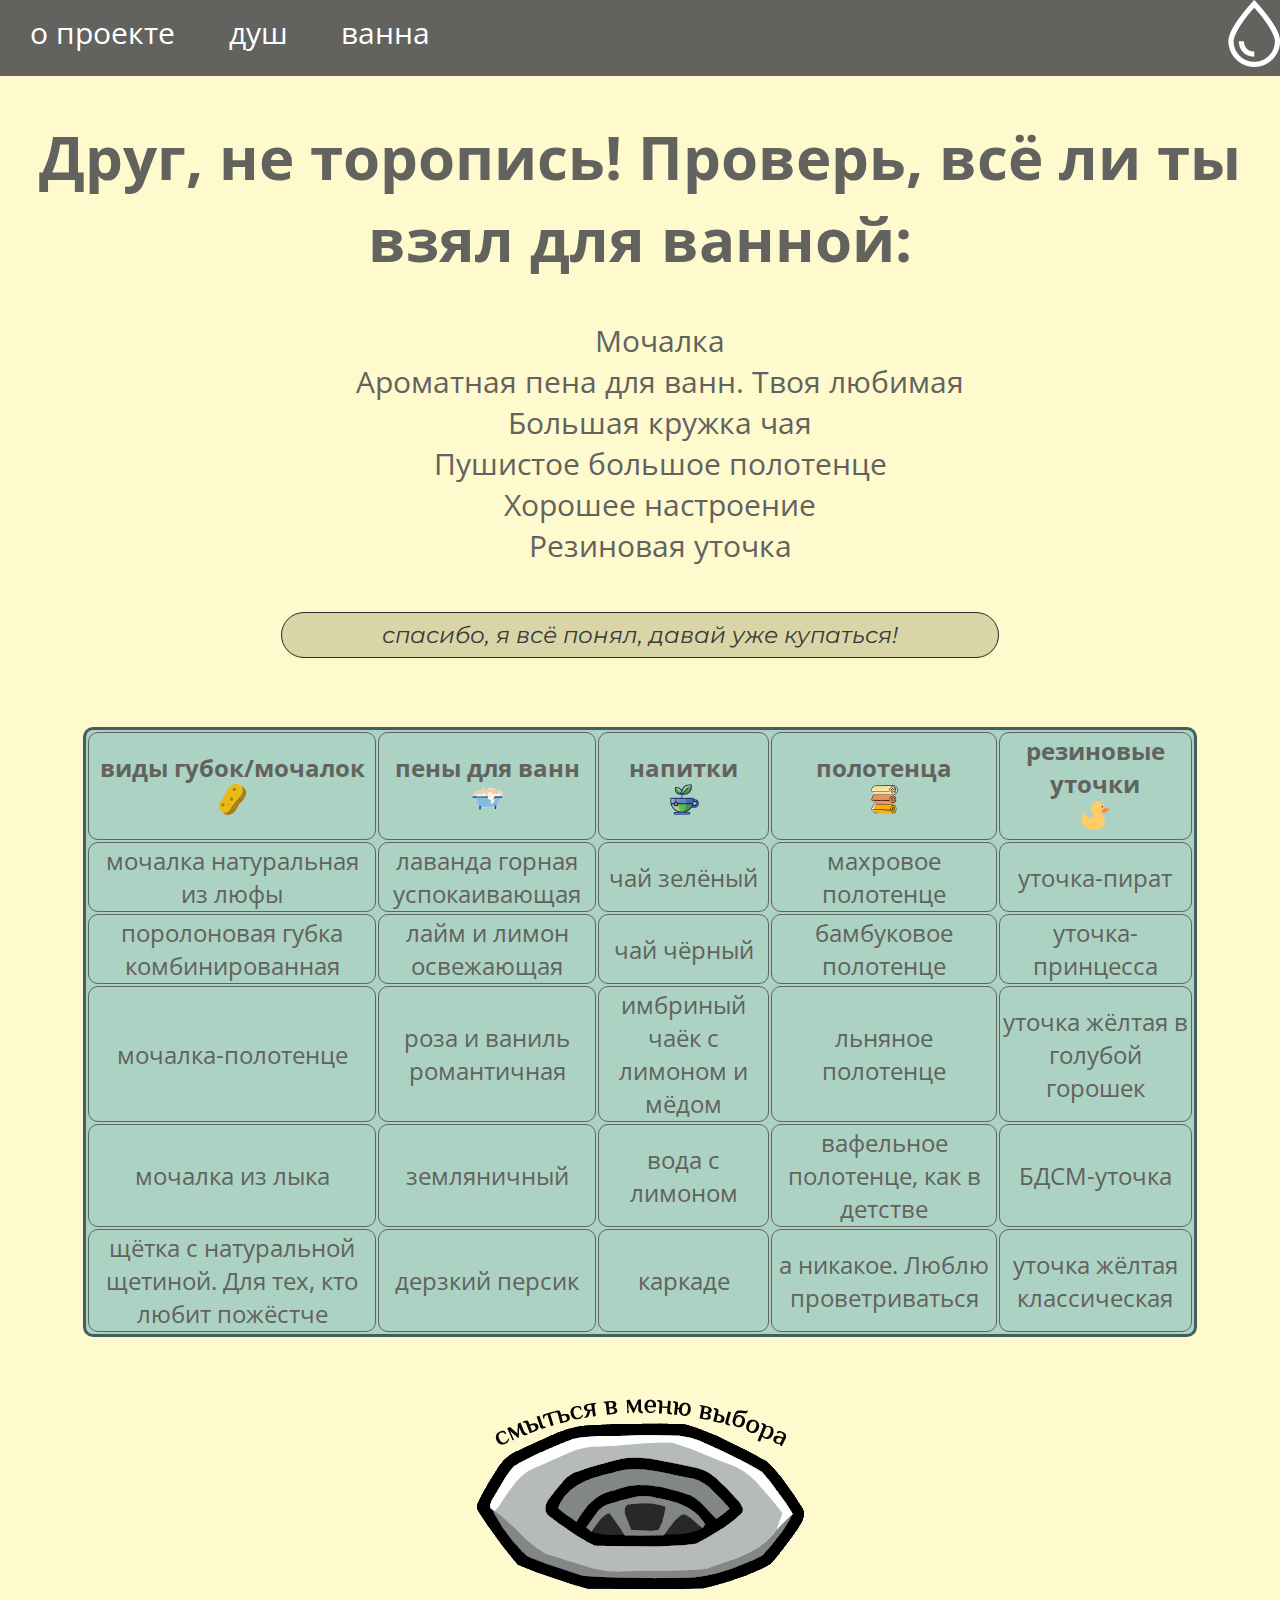
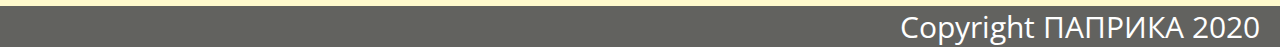
<file: bath.html>
<!DOCTYPE html>
<html lang="ru-RU">
<head>
    <title>don't dash. go bath.</title>
    <meta charset="utf-8">
    <link rel="apple-touch-icon" sizes="180x180" href="/fav_icon/apple-touch-icon.png">
    <link rel="icon" type="image/png" sizes="32x32" href="/fav_icon/favicon-32x32.png">
    <link rel="icon" type="image/png" sizes="16x16" href="/fav_icon/favicon-16x16.png">
    <link rel="manifest" href="/fav_icon/site.webmanifest">
    <link href="https://fonts.googleapis.com/css2?family=Open+Sans+Condensed:wght@300&display=swap" rel="stylesheet">
    <link href="https://fonts.googleapis.com/css2?family=Montserrat:ital@1&display=swap" rel="stylesheet">
    <link rel="stylesheet" type="text/css" href="/style.css">
</head>

<body>

<header>
    <nav>
        <a href="/bath.html">ванна</a>
        <a href="/shower.html">душ</a>
        <a href="">о проекте</a>
    </nav>
    <a href="/index2.html"><img alt="капля" src="/images/drop.png"></a>

</header>
<div class="main-content">
    <h1>Друг, не торопись! Проверь, всё ли ты взял для ванной:</h1>

    <ul class="shower-bath">
        <li>Мочалка</li>
        <li>Ароматная пена для ванн. Твоя любимая</li>
        <li>Большая кружка чая</li>
        <li>Пушистое большое полотенце</li>
        <li>Хорошее настроение</li>
        <li>Резиновая уточка</li>
        <!-- здесь можно еще написать про вибратор, но это только после того, как впилю вопрос есть ли вам 18 при входе на сам сайт -->
    </ul>

    <div class="mybutton-wrapper go-clean">
        <a class="mybutton" href="/shower2.html">спасибо, я всё понял, давай уже купаться!</a>
    </div>
    <!-- тег td и th отличается тем, что у th шрифт жЫрный и по центру строки в таблицце, а td - худой хиляк и косится к левому краю таблицы -->
    <table class="vaporarium">
        <thead>
        <tr class="table_top">
            <th>
                <div>виды губок/мочалок</div>
                <img alt="губка" src="/images/sponge.png"></th>
            <th>
                <div>пены для ванн</div>
                <img alt="ванна" src="/images/bathtube.png"></th>
            <!-- сделать этой картинке в фотошопе прозрачный фон -->
            <th>
                <div>напитки</div>
                <img alt="чашка чая" src="/images/cup.png"></th>
            <th>
                <div>полотенца</div>
                <img alt="полотенце" src="/images/towel.png"></th>
            <!-- сделать этой картинке в фотошопе прозрачный фон(именно здесь подкорректировать, так ка кон почти весь прозрачный) -->
            <th>
                <div>резиновые уточки</div>
                <img alt="уточка" src="/images/duck-icon.png"></th>
        </tr>

        </thead>
        <tbody>
        <tr>
            <td>мочалка натуральная из люфы</td>
            <td>лаванда горная успокаивающая</td>
            <td>чай зелёный</td>
            <td>махровое полотенце</td>
            <td>уточка-пират</td>
        </tr>
        <tr>
            <td>поролоновая губка комбинированная</td>
            <td>лайм и лимон освежающая</td>
            <td>чай чёрный</td>
            <td>бамбуковое полотенце</td>
            <td>уточка-принцесса</td>
        </tr>
        <tr>
            <td>мочалка-полотенце</td>
            <td>роза и ваниль романтичная</td>
            <td>имбриный чаёк с лимоном и мёдом</td>
            <td>льняное полотенце</td>
            <td>уточка жёлтая в голубой горошек</td>
        </tr>
        <tr>
            <td>мочалка из лыка</td>
            <td>земляничный</td>
            <td>вода с лимоном</td>
            <td>вафельное полотенце, как в детстве</td>
            <td>БДСМ-уточка</td>
        </tr>
        <tr>
            <td>щётка с натуральной щетиной. Для тех, кто любит пожёстче</td>
            <td>дерзкий персик</td>
            <td>каркаде</td>
            <td>а никакое. Люблю проветриваться</td>
            <td>уточка жёлтая классическая</td>
        </tr>


        </tbody>


    </table>

    <div class="duck">
        <!-- ВМЕСТО КАРТИНКИ СО ССЫЛКОЙ НА ВИКИ СДЕЛАТЬ ВОЗМОЖНОСТЬ ВЕРНУТЬСЯ В МЕНЮ ВЫБОРА!!! Мб вместо этого утенка и надписи будет другая картинка и надпись -->
        <a href="/index2.html">
            <img alt="а я ничё не понял, вливайся в энциклопедию" src="/images/drain4.png">
        </a>
    </div>
</div>

<footer>
    <div>Copyright ПАПРИКА 2020</div>
</footer>

</body>
</html>
</file>
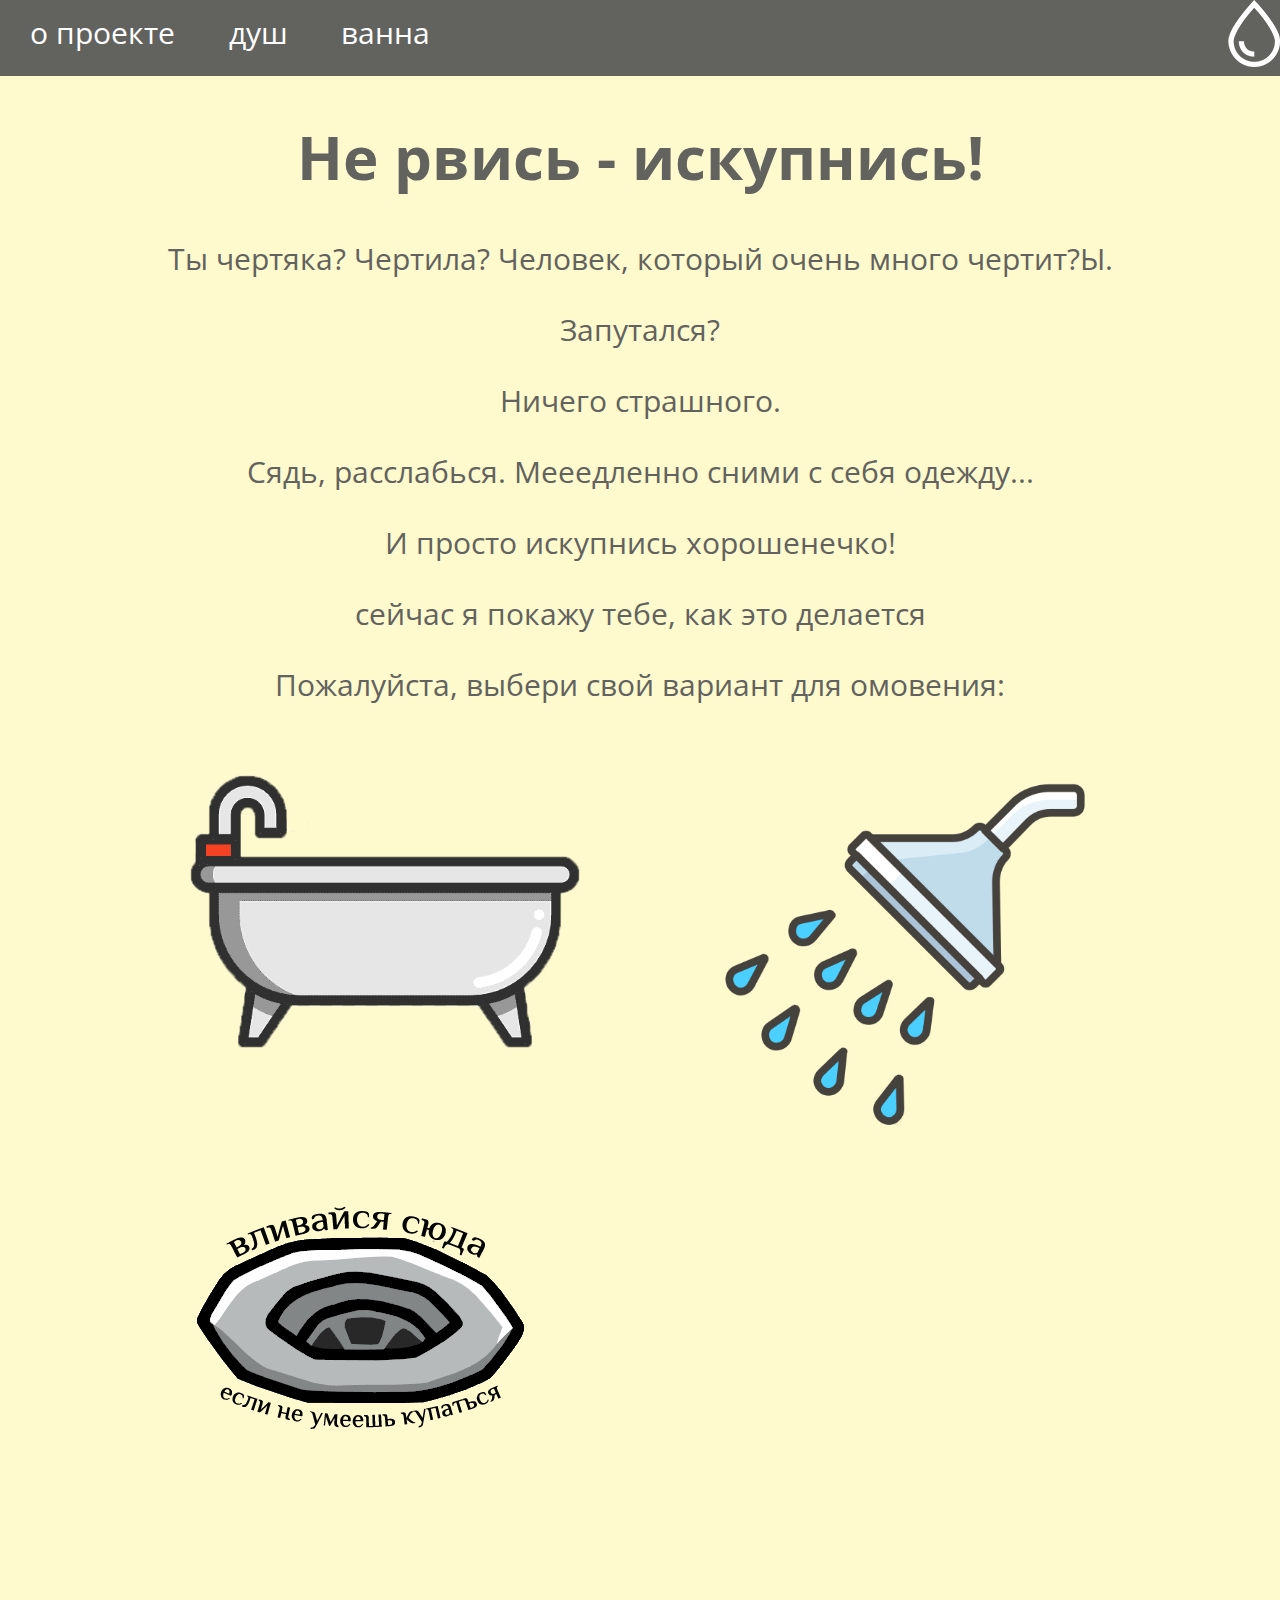
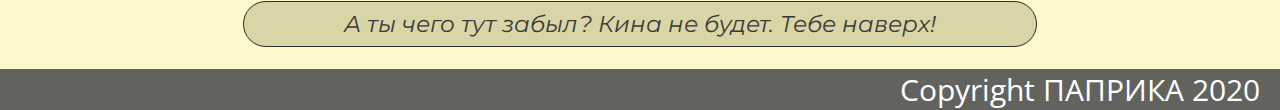
<file: index2.html>
<!DOCTYPE html>
<html lang="ru-RU">
<head>
    <title>don't dash. go bath.</title>
    <meta charset="utf-8">
    <link rel="apple-touch-icon" sizes="180x180" href="/fav_icon/apple-touch-icon.png">
    <link rel="icon" type="image/png" sizes="32x32" href="/fav_icon/favicon-32x32.png">
    <link rel="icon" type="image/png" sizes="16x16" href="/fav_icon/favicon-16x16.png">
    <link rel="manifest" href="/fav_icon/site.webmanifest">
    <link href="https://fonts.googleapis.com/css2?family=Open+Sans+Condensed:wght@300&display=swap" rel="stylesheet">
    <link href="https://fonts.googleapis.com/css2?family=Montserrat:ital@1&display=swap" rel="stylesheet">
    <link href="https://fonts.googleapis.com/css2?family=Comfortaa&display=swap" rel="stylesheet">
    <link rel="stylesheet" type="text/css" href="/style.css">
</head>

<body>
<header>
    <nav>
        <a href="/bath.html">ванна</a>
        <a href="/shower.html">душ</a>
        <a href="">о проекте</a>
    </nav>
    <a href="/index2.html"><img alt="капля" src="/images/drop.png"></a>

</header>
<div class="main-content">
    <div class="second-page">
        <h1 id="up">Не рвись - искупнись!</h1>
        <p>Ты чертяка? Чертила? Человек, который очень много чертит?Ы.</p>
        <p>Запутался?</p>
        <p>Ничего страшного.</p>
        <p>Сядь, расслабься. Мееедленно сними с себя одежду...</p>
        <p>И просто искупнись хорошенечко!</p>

        <p>сейчас я покажу тебе, как это делается</p>

        <p>Пожалуйста, выбери свой вариант для омовения:</p>

        <div class="bath">
            <a href="/bath.html">
                <img alt="ванная" src="/images/bath.png">
            </a>
        </div>

        <div class="shower">
            <a href="/shower.html">
                <img alt="душевая" src="/images/shower.png">
            </a>
        </div>


        <div class="drain">
            <a href="/index_vid.html">
                <img alt="вливайся сюда, если не умеешь купаться" src="/images/drain2.png">
            </a>
        </div>

        <div class="pageup mybutton-wrapper">
            <a class="mybutton" href="#up">А ты чего тут забыл? Кина не будет. Тебе наверх!</a>
        </div>
    </div>
</div>
<footer>
    <div>Copyright ПАПРИКА 2020</div>
</footer>


</body>
</html>
</file>
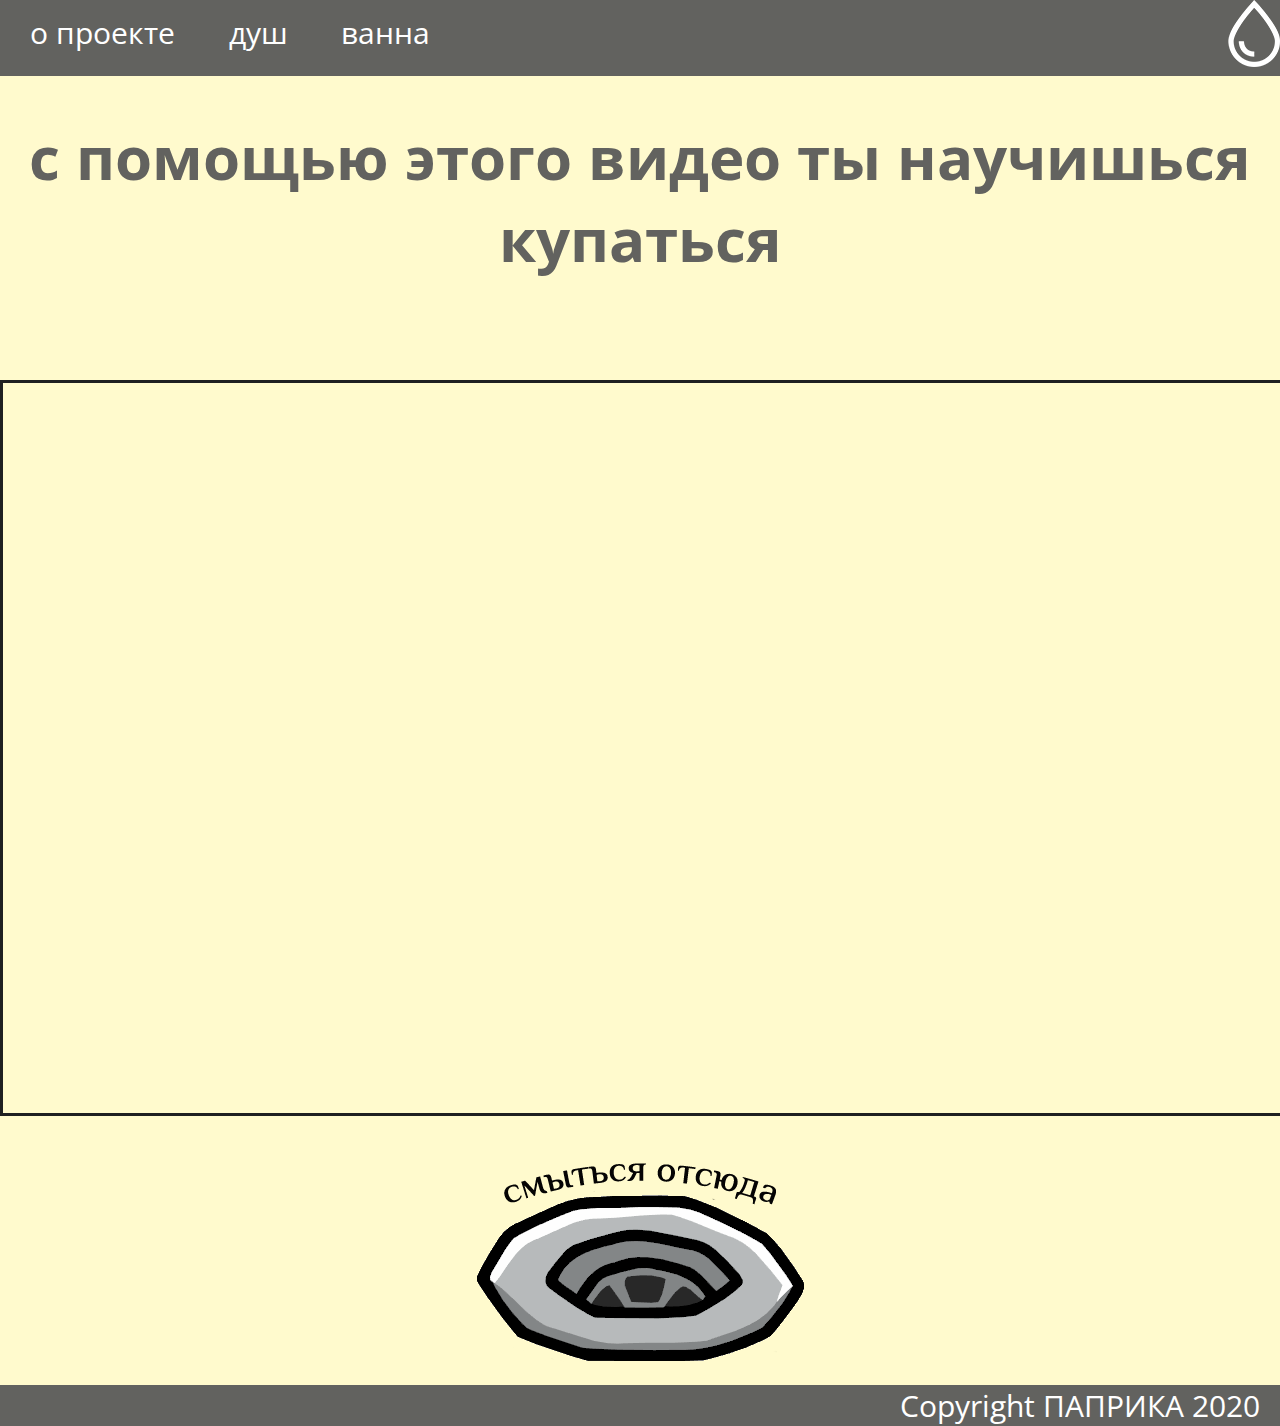
<file: index_vid.html>
<!DOCTYPE html>
<html lang="ru-RU">
<head>
    <title>don't dash. go bath.</title>
    <meta charset="utf-8">
    <link rel="apple-touch-icon" sizes="180x180" href="/fav_icon/apple-touch-icon.png">
    <link rel="icon" type="image/png" sizes="32x32" href="/fav_icon/favicon-32x32.png">
    <link rel="icon" type="image/png" sizes="16x16" href="/fav_icon/favicon-16x16.png">
    <link rel="manifest" href="/fav_icon/site.webmanifest">
    <link href="https://fonts.googleapis.com/css2?family=Open+Sans+Condensed:wght@300&display=swap" rel="stylesheet">
    <link rel="stylesheet" type="text/css" href="/style.css">
</head>

<body>

<header>
    <nav>
        <a href="/bath.html">ванна</a>
        <a href="/shower.html">душ</a>
        <a href="">о проекте</a>
    </nav>
    <a href="/index2.html"><img alt="капля" src="/images/drop.png"></a>

</header>
<div class="main-content">
    <h1>с помощью этого видео ты научишься купаться</h1>

    <div class="video">
        <iframe src="https://www.youtube.com/embed/BR6lgfoWJ-s" frameborder="0"
                allow="accelerometer; autoplay; clipboard-write; encrypted-media;gyroscope; picture-in-picture"
                allowfullscreen>
            Здесь должно быть видео, но твой браузер не поддерживает плавающий фрейм :(
        </iframe>
    </div>

    <div class="drain2">
        <a href="/index2.html">
            <img alt="смыться отсюда" src="/images/drain3.png">
        </a>
    </div>
</div>
<footer>
    <div>Copyright ПАПРИКА 2020</div>
</footer>

</body>

</html>
</file>
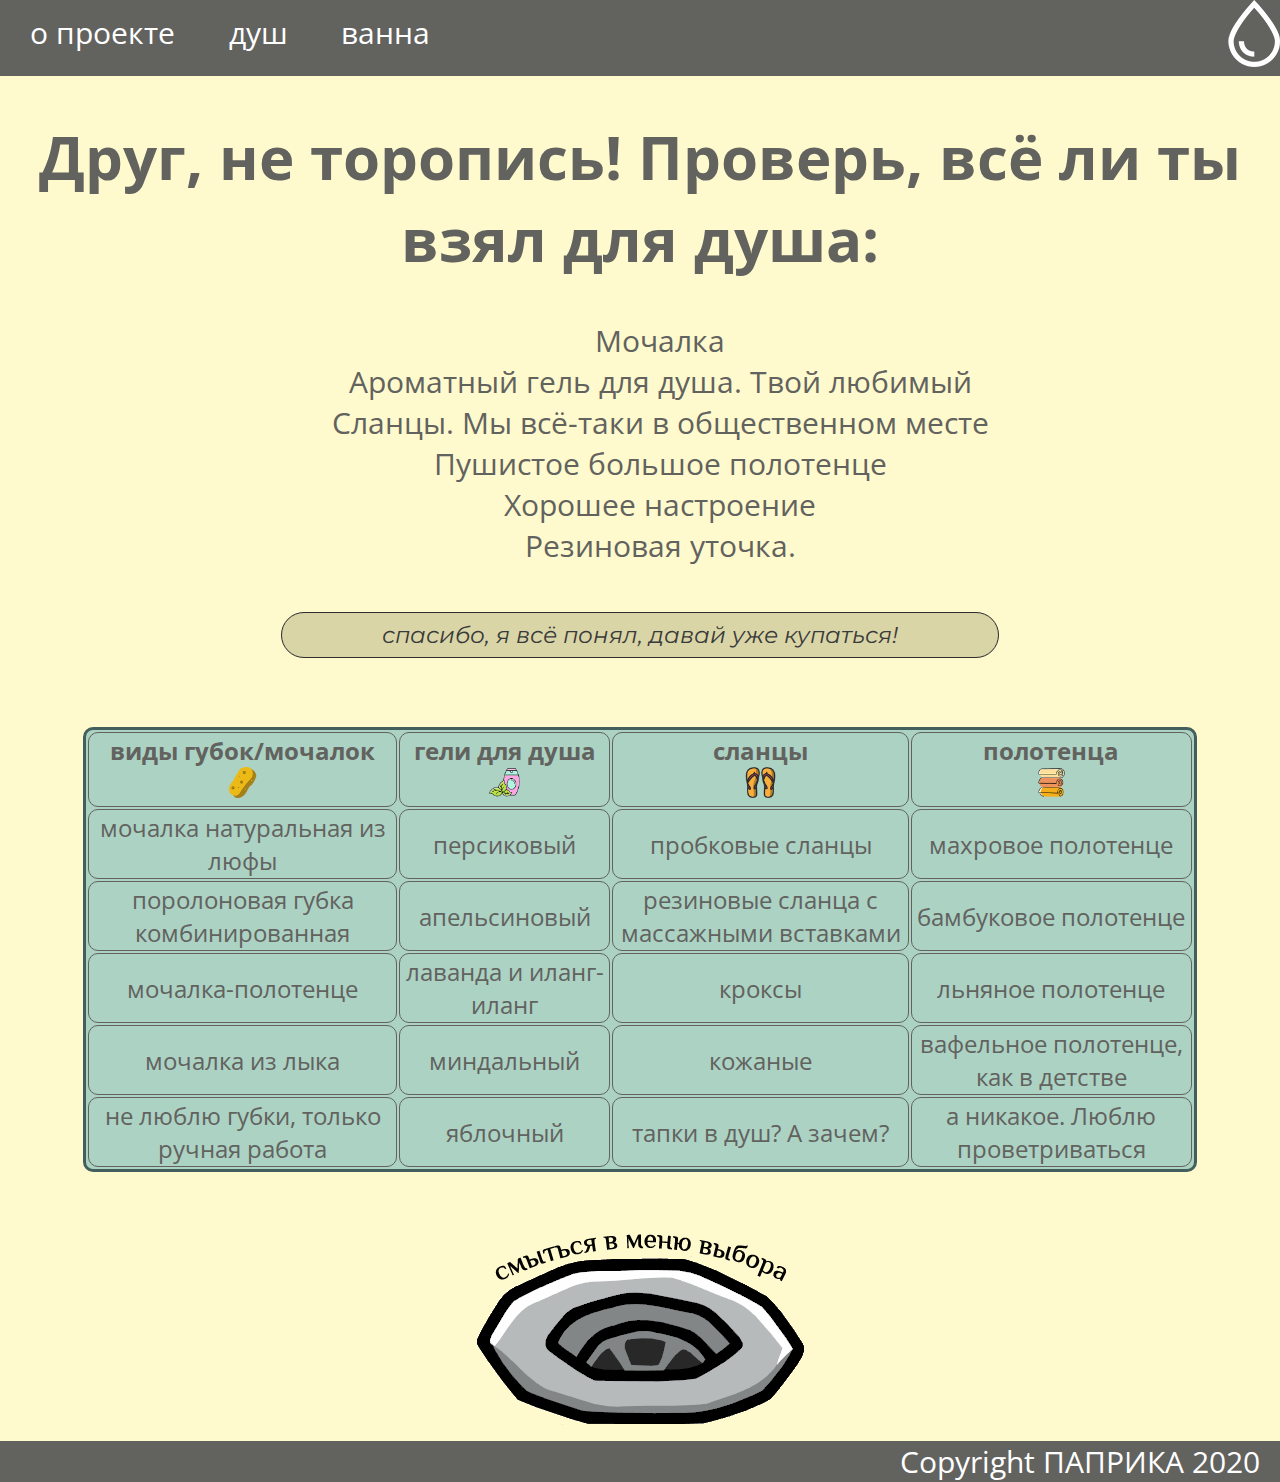
<file: shower.html>
<!DOCTYPE html>
<html lang="ru-RU">
<head>
    <title>don't dash. go bath.</title>
    <meta charset="utf-8">
    <link rel="apple-touch-icon" sizes="180x180" href="/fav_icon/apple-touch-icon.png">
    <link rel="icon" type="image/png" sizes="32x32" href="/fav_icon/favicon-32x32.png">
    <link rel="icon" type="image/png" sizes="16x16" href="/fav_icon/favicon-16x16.png">
    <link rel="manifest" href="/fav_icon/site.webmanifest">
    <link href="https://fonts.googleapis.com/css2?family=Open+Sans+Condensed:wght@300&display=swap" rel="stylesheet">
    <link href="https://fonts.googleapis.com/css2?family=Montserrat:ital@1&display=swap" rel="stylesheet">
    <link href="https://fonts.googleapis.com/css2?family=Comfortaa&display=swap" rel="stylesheet">
    <link rel="stylesheet" type="text/css" href="/style.css">
</head>

<body>

<header>
    <nav>
        <a href="/bath.html">ванна</a>
        <a href="/shower.html">душ</a>
        <a href="">о проекте</a>
    </nav>
    <a href="/index2.html"><img alt="капля" src="/images/drop.png"></a>

</header>
<div class="main-content">
    <h1>Друг, не торопись! Проверь, всё ли ты взял для душа:</h1>

    <ul class="shower-bath">
        <li>Мочалка</li>
        <li>Ароматный гель для душа. Твой любимый</li>
        <li>Сланцы. Мы всё-таки в общественном месте</li>
        <li>Пушистое большое полотенце</li>
        <li>Хорошее настроение</li>
        <li>Резиновая уточка.</li>

    </ul>

    <div class="mybutton-wrapper go-clean">
        <a class="mybutton" href="/shower2.html">спасибо, я всё понял, давай уже купаться!</a>
    </div>

    <table class="vaporarium">

        <thead>
        <tr class="table_top">
            <th>
                <div>виды губок/мочалок</div>
                <img src="/images/sponge.png"></th>
            <th>
                <div>гели для душа</div>
                <img src="/images/showergel.png"></th>
            <!-- сделать этой картинке в фотошопе прозрачный фон -->
            <th>
                <div>сланцы</div>
                <img src="/images/slippers.png"></th>
            <th>
                <div>полотенца</div>
                <img src="/images/towel.png"></th>
            <!-- сделать этой картинке в фотошопе прозрачный фон(именно здесь подкорректировать, так ка кон почти весь прозрачный) -->
        </tr>
        </thead>

        <tbody>
        <tr>
            <td>мочалка натуральная из люфы</td>
            <td>персиковый</td>
            <td>пробковые сланцы</td>
            <td>махровое полотенце</td>
        </tr>
        <tr>
            <td>поролоновая губка комбинированная</td>
            <td>апельсиновый</td>
            <td>резиновые сланца с массажными вставками</td>
            <td>бамбуковое полотенце</td>
        </tr>
        <tr>
            <td>мочалка-полотенце</td>
            <td>лаванда и иланг-иланг</td>
            <td>кроксы</td>
            <td>льняное полотенце</td>
        </tr>
        <tr>
            <td>мочалка из лыка</td>
            <td>миндальный</td>
            <td>кожаные</td>
            <td>вафельное полотенце, как в детстве</td>
        </tr>
        <tr>
            <td>не люблю губки, только ручная работа</td>
            <td>яблочный</td>
            <td>тапки в душ? А зачем?</td>
            <td>а никакое. Люблю проветриваться</td>
        </tr>

        </tbody>


    </table>

    <div class="duck">
        <!-- ВМЕСТО КАРТИНКИ СО ССЫЛКОЙ НА ВИКИ СДЕЛАТЬ ВОЗМОЖНОСТЬ ВЕРНУТЬСЯ В МЕНЮ ВЫБОРА!!! Мб вместо этого утенка и надписи будет другая картинка и надпись -->
        <a href="/index2.html">
            <img alt="а я ничё не понял, вливайся в энциклопедию" src="/images/drain4.png">
        </a>
    </div>
</div>

<footer>
    <div>Copyright ПАПРИКА 2020</div>
</footer>

</body>
</html>
</file>
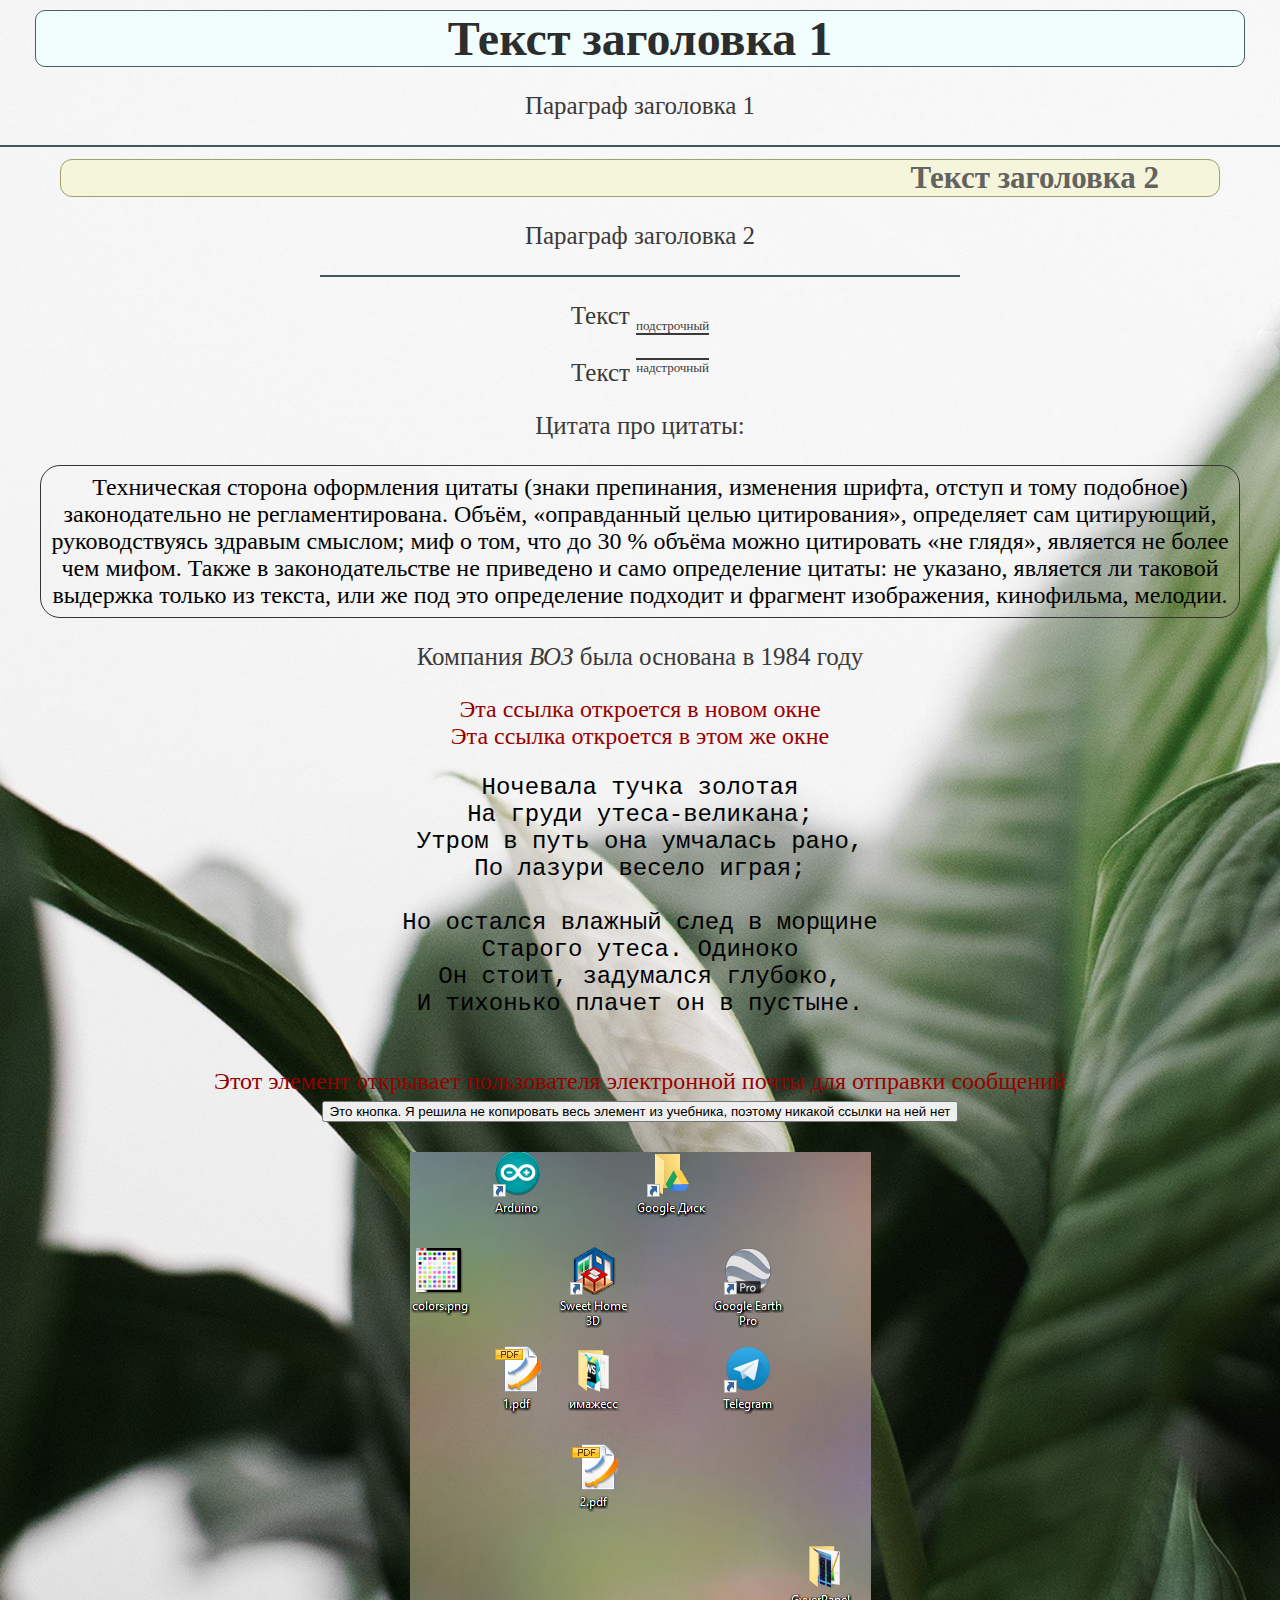
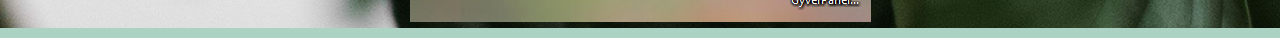
<file: test_test.html>
<!DOCTYPE html>
<html lang="ru-RU">
    <head>
        <title>тренировочная площадка</title>
        <meta charset="utf-8">
        <style>

            html,
            body {
                font-family: 'Arial Black', serif;
                font-size: 24px;
            }

            body {
                background-color: #acd2c3;
                text-align: center;
                margin: 0;
                background-image: url("images_test/wow-flower2.jpg");
                background-repeat: no-repeat;
                background-size: cover;
                /* background-attachment: fixed; фоновое изображение будет покрывать весь элемент, не растягиваясь (изображение сохранит свои первоначальные пропорции) */
            }

            h1 {
                background-color: rgba(240, 255, 255, 0.7);
                color: #2c2d2d;
                font-family: 'Arial Black', serif;
                margin: 10px 35px 0 35px;
                border: 1px solid rgba(72, 95, 95, 1);
                border-radius: 10px;

            }

            h2 {
                background-color: #f5f5dc;
                color: #62625f;
                text-align: right;
                margin: 10px 60px 0 60px;
                font-size: 31px;
                border: 1px solid #9f9f6a;
                border-radius: 12px;
                padding-right: 60px;

            }

            p {
                color: #3b3939;
                font-size: 25px;
                font-family: 'Clarendon Condensed', serif;

            }

            hr {
                border: 0;
                height: 2px;
                background-color: #415a59;
                width: 50%;
            }

            .subtext {
                vertical-align: sub;
                font-size: small;
                border-bottom: 2px solid;
            }

            .suptext {
                vertical-align: super;
                font-size: small;
                border-top: 2px solid;
            }

            #hrule {
                width: 100%;
            }

            .blockquote {
                border: 1px solid #353535;
                padding: 8px;
                border-radius: 20px;
            }

            abbr {
                text-decoration: none;
                font-style: italic;
            }

            a {
                text-decoration: none;
                font-family: "Clarendon Condensed", serif;
            }

            a:link {
                color: #980000;
            }

            a:visited {
                color: #0bc80b;
            }

            a:hover {
                color: #eaea00;
            }

            a:active {
                color: #000000;
            }

            img {
                margin-top: 30px;
            }


        </style>
    </head>

    <body>
    <h1>Текст заголовка 1</h1>
    <p>Параграф заголовка 1</p>
    <hr id="hrule">
    <h2>Текст заголовка 2</h2>
    <p>Параграф заголовка 2</p>
    <hr>
    <p>Текст <span class="subtext">подстрочный</span></p>
    <p>Текст <span class="suptext">надстрочный</span></p>
    <p>Цитата про цитаты:</p>
    <blockquote cite="https://ru.wikipedia.org/wiki/%D0%A6%D0%B8%D1%82%D0%B0%D1%82%D0%B0" class="blockquote">Техническая сторона оформления цитаты (знаки препинания, изменения шрифта, отступ и тому подобное) законодательно не регламентирована. Объём, «оправданный целью цитирования», определяет сам цитирующий, руководствуясь здравым смыслом; миф о том, что до 30 % объёма можно цитировать «не глядя», является не более чем мифом. Также в законодательстве не приведено и само определение цитаты: не указано, является ли таковой выдержка только из текста, или же под это определение подходит и фрагмент изображения, кинофильма, мелодии.</blockquote>
    <p>Компания <abbr title="Всемирная Организация Здравоохранения">ВОЗ</abbr> была основана в 1984 году</p>
    <div>
        <a target="_blank" href="https://schoolsw3.com/html/html_links.php">Эта ссылка откроется в новом окне</a>
    </div>
    <a target="_self" href="https://schoolsw3.com/html/html_links.php">Эта ссылка откроется в этом же окне</a>
    <pre>Ночевала тучка золотая
На груди утеса-великана;
Утром в путь она умчалась рано,
По лазури весело играя;

Но остался влажный след в морщине
Старого утеса. Одиноко
Он стоит, задумался глубоко,
И тихонько плачет он в пустыне.
    </pre>
    <a href="mailto:puru93puru@gmail.com" title="Отправить электронное письмо">Этот элемент открывает пользователя электронной почты для отправки сообщений</a>
    <div>
        <button>Это кнопка. Я решила не копировать весь элемент из учебника, поэтому никакой ссылки на ней нет</button>
    </div>

    <img src="/images_test/map_map.png" alt="рабочий стол, картинка-карта" usemap="#desktopmap">
    <map name="desktopmap">
        <area shape="circle" coords="338, 216, 20" href="https://web.telegram.org/" target="_blank" alt="телеграм">
        <area shape="circle" coords="338, 118, 21" href="https://google-earth-pro.ru.uptodown.com/windows" target="_blank" alt="google earth pro">
        <area shape="poly" coords="160, 142, 160, 130,164, 129, 164, 107, 184, 95, 203, 107, 203, 131, 184, 142, 173, 137, 172, 142" target="_blank" href="http://www.sweethome3d.com/ru/" alt="sweet home 3D">
    </map>


</body>
</html>
</file>
<file: style.css>
/*@font-face {
	font-family: 'Open Sans Condensed';
	src: url(/fonts/OpenSansCondensed-Light.ttf);

}*/

/* @font-face {
	font-family: 'Montserrat', sans-serif;
	src: url(/fonts/Montserrat-Regular.ttf);
}*/

/* @font-face {
	font-family: 'Comfortaa', cursive;
	src: url(/fonts/Comfortaa-VariableFont_wght.ttf)
}
 */


html,
body {
	background-color: #FFFACD;
	font-family: 'Open Sans Condensed', sans-serif;
	font-size: 30px;
	font-weight: normal;
	color: #62625f;
	margin: 0;
	height: 100%;


}



.wrapper {
	display: flex;
	flex-direction: column;
	height: 100%;

}

.drop {
	padding-right: 30px;
}

/* [href="/bath.html"] {
	width: 200px;
	font-size: 300px;
 } можно также применять стили, используя атрибут и его значение */


header {
	background-color: #62625f;
	display: flex;
	justify-content: space-between;
	flex: 0 0 auto;


	/* position: fixed; */
}

/* ul.shower-bath > li {*/
/*	color: #90EE90;*/
/*} если уровень вложенности большой, то с помощью такого
 правила можно обратиться только к самым
  "старшим"(верхним) элементам */


header nav {
	display: flex;
	flex-direction: row-reverse;
	width: 400px;
	margin-left: 30px;
	justify-content: space-between;

}


header nav a {
	color: #ffffff;
	padding-top: 12px;

}


header nav a:hover {
	color: #a0a487;
}


footer {
	display: flex;
	color: white;
	flex-direction: row-reverse;
	background-color: #62625f;
	flex: 0 0 auto;

}


footer div {
	margin-right: 20px;
}


.main-content {
	flex: 1 0 auto;
}


div.first-page {
	text-align: center;

}


div.second-page {
	text-align: center;

}


table.vaporarium {
	font-size: 24px;
	color: #62625f;
	background-color: #acd2c3;
	border: 3px solid #435f5d;
	border-radius: 10px;
	margin: 75px auto 0 auto;
	width: 87%;
	height: 300px;
}


table.vaporarium td,
table.vaporarium th {
	text-align: center;
	border-radius: 10px;
	border: 1px solid #62625f;
}


tr.table_top img {
	text-align: center;
	height: 31px;
	width: 31px;
}


div.duck {
	margin-top: 50px;
	text-align: center;
}


ul.shower-bath li {
 	list-style: none;
	text-align: center;
}


div.drain {
	margin-top: 34%;
}


div.drain2 {
	margin-top: 3%;
	text-align: center;
}


div.bath {
	margin-top: 40px;
	float: left;
	margin-left: 190px;
	width: 390px;
}



div.shower {
	margin-top: 40px;
	float: right;
	margin-right: 190px;
	height: 370px;
}


div.bath img,
div.shower img {
	max-width: 100%;
 	max-height: 100%;
}

div.video {
	width: 1290px;
	height: 720px;
	padding: 5px 5px 5px 5px;
	margin: 100px auto 0 auto;
	text-align: center;
	border: 3px solid #1f2021;
}

div.video iframe {
	width: 100%;
	height: 100%;
}

a {
	text-decoration: none;
	color: #62625f;
}


a.mybutton {
	color: #393a3a;
	font-family: 'Montserrat', sans-serif;
	font-size: 23px;
	font-style: italic;
	background-color: #dad5a7;
	border: 1px solid #2c2d2d;
	border-radius: 50px;
	padding: 8px 100px;
}


div.mybutton-wrapper {
	text-align: center;

	/* коммент для тупой меня: конкретно этот mybutton-wrapper предназначен для того, чтоб выставить текст внутри блока по центру. Тег <a> является строчным, поэтому он воспринимается как текст, если грубо говорить */
}


div.go-clean {
	margin-top: 45px;
}


div.pageup {
	margin-bottom: 28px;
}


#up {
	font-weight: bold;
/*	у айдентификейтора может быть только уникальное имя, оно не должно повторяться. В html коде можно указывать его точечно, не используя якорь, и также на его основе писать правило для конкретного элемента. В html коде это будет выглядеть как id="айдинэйм" */
}


a.yes {
	color: #111111;
	font-size: 20px;
	font-family: 'Comfortaa', cursive;
	font-style: italic;
	background-color: #90EE90;
	border-radius: 10px;
	padding: 11px 16px;
	z-index: 1;
	position: relative;
	left: 12px;
}

span.italic {
	font-style: italic;
}

/* свойство z-index применяется, если я хочу поменять порядок наложенности элементов друг
 на друга. По умолчанию возьмем за значение, что у всех элементов
 стоит свойство "z-index 0" а, чтоб переналожить элемент, я указываю тому, который
 хочу переналожить, число больше ноля. Свойство называется именно Z, так как мы упорядочиваем
  элементы по оси Z, если представить в 3D формате, то элементы как будто плывут на нас пол диагональной оси Z*/


a.no {
	color: #111111;
	font-size: 20px;
	font-family: 'Comfortaa', cursive;
	background-color: #FA8072;
	border-radius: 10px;
	position: relative;
	left: -8px;
	top: 33px;
	z-index: 0;
	padding: 11px 16px;
}

h1 {
	text-align: center;
}


a.yes:hover {
	background-color: #BCEEBC;
}


a.no:hover {
	background-color: #F1B0A7;
}


a.mybutton:hover {
	background-color: #bab488;
}
</file>
